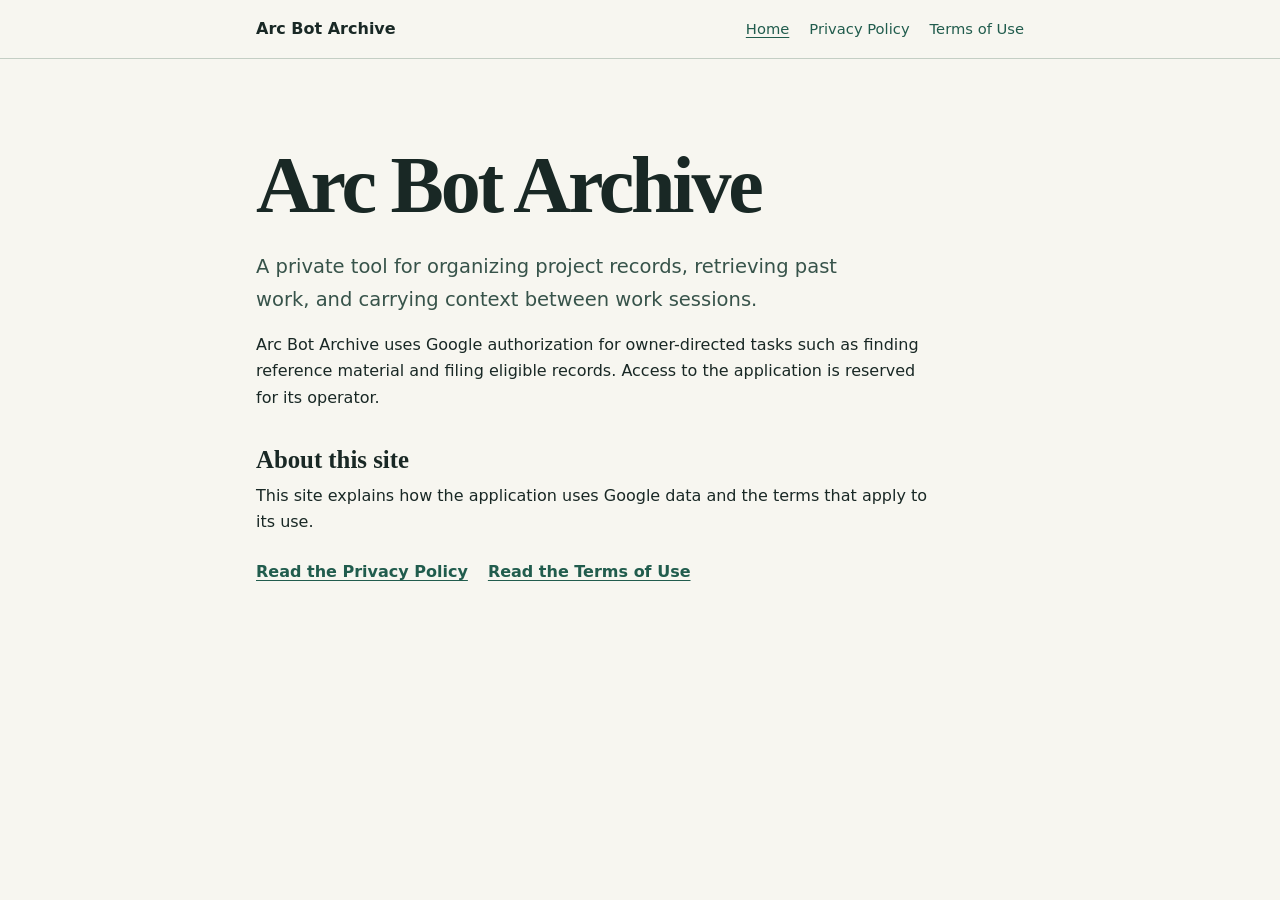
<file: index.html>
<!doctype html>
<html lang="en">
<head>
  <meta charset="utf-8">
  <meta name="viewport" content="width=device-width, initial-scale=1">
  <meta name="referrer" content="no-referrer">
  <title>Arc Bot Archive</title>
  <link rel="stylesheet" href="style.css">
</head>
<body>
  <a class="skip" href="#main">Skip to content</a>
  <header>
    <div class="bar">
      <a class="brand" href="index.html">Arc Bot Archive</a>
      <nav aria-label="Site navigation">
      <a href="index.html" aria-current="page">Home</a>
      <a href="privacy.html">Privacy Policy</a>
      <a href="terms.html">Terms of Use</a>
      </nav>
    </div>
  </header>
  <main id="main">
    <h1>Arc Bot Archive</h1>
    <p class="lead">A private tool for organizing project records, retrieving past work, and carrying context between work sessions.</p>
    <p>Arc Bot Archive uses Google authorization for owner-directed tasks such as finding reference material and filing eligible records. Access to the application is reserved for its operator.</p>
    <h2>About this site</h2>
    <p>This site explains how the application uses Google data and the terms that apply to its use.</p>
    <div class="links"><a href="privacy.html">Read the Privacy Policy</a><a href="terms.html">Read the Terms of Use</a></div>
  </main>
</body>
</html>
</file>
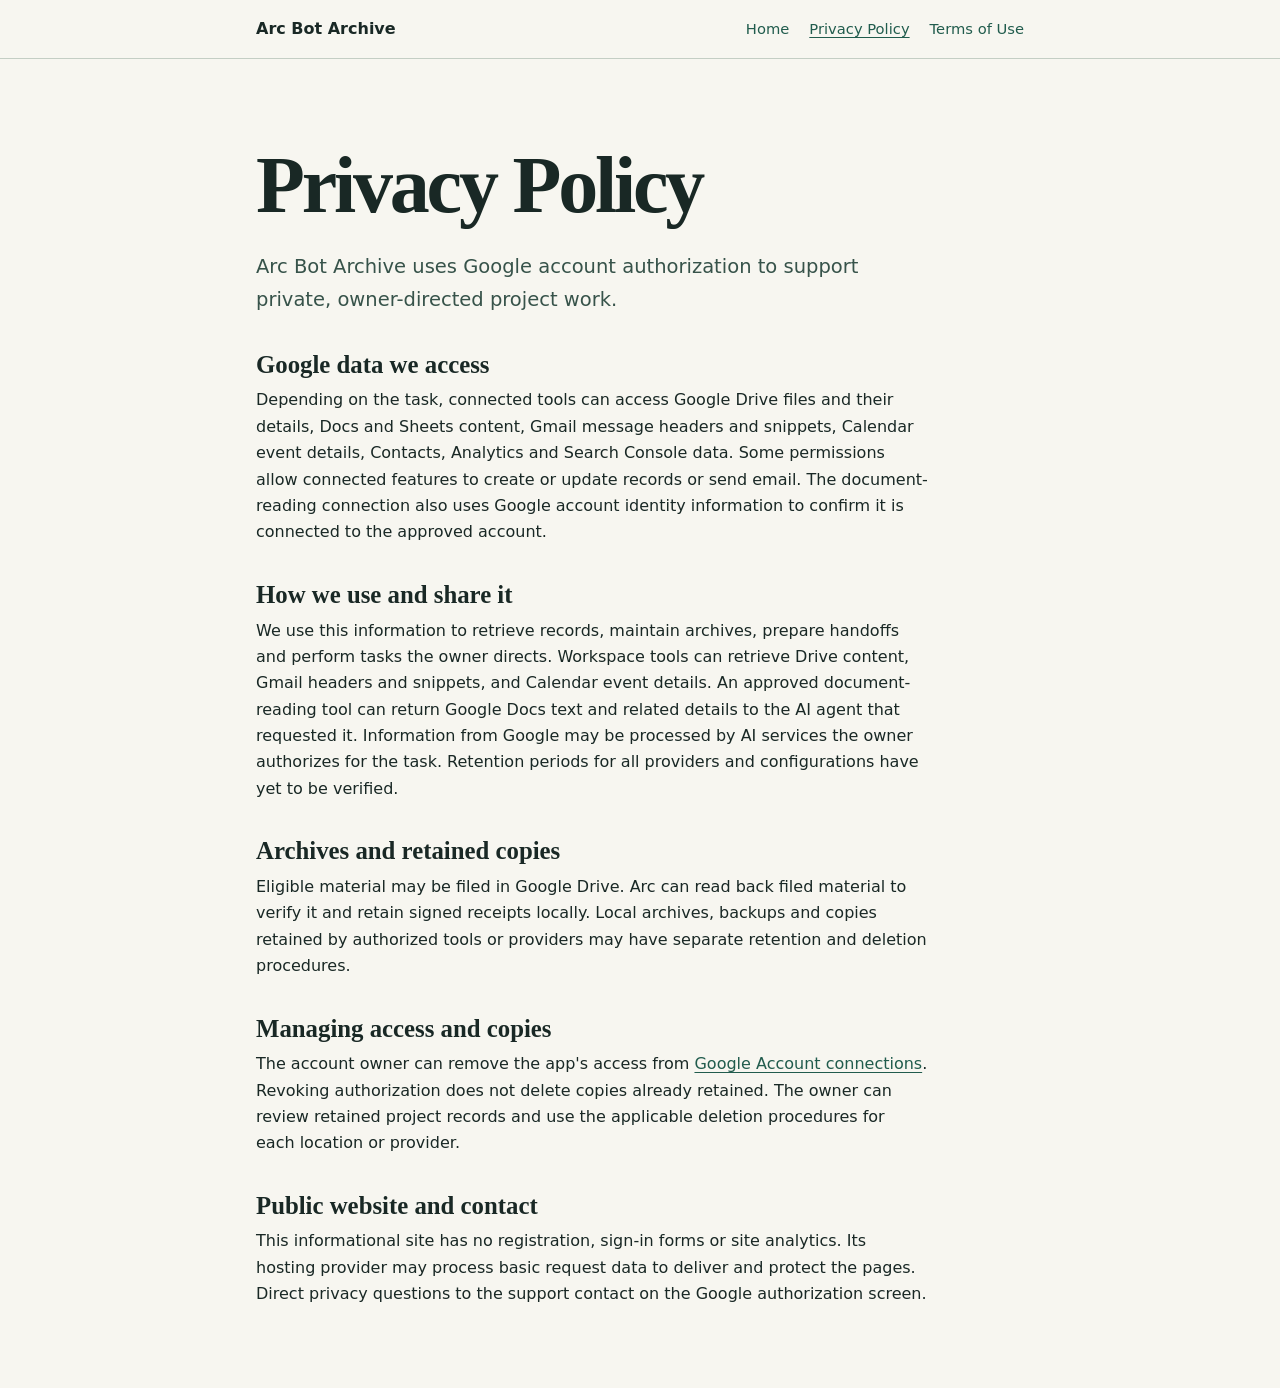
<file: privacy.html>
<!doctype html>
<html lang="en">
<head>
  <meta charset="utf-8">
  <meta name="viewport" content="width=device-width, initial-scale=1">
  <meta name="referrer" content="no-referrer">
  <title>Privacy Policy | Arc Bot Archive</title>
  <link rel="stylesheet" href="style.css">
</head>
<body>
  <a class="skip" href="#main">Skip to content</a>
  <header>
    <div class="bar">
      <a class="brand" href="index.html">Arc Bot Archive</a>
      <nav aria-label="Site navigation">
      <a href="index.html">Home</a>
      <a href="privacy.html" aria-current="page">Privacy Policy</a>
      <a href="terms.html">Terms of Use</a>
      </nav>
    </div>
  </header>
  <main id="main">
    <h1>Privacy Policy</h1>
    <p class="lead">Arc Bot Archive uses Google account authorization to support private, owner-directed project work.</p>
    <h2>Google data we access</h2>
    <p>Depending on the task, connected tools can access Google Drive files and their details, Docs and Sheets content, Gmail message headers and snippets, Calendar event details, Contacts, Analytics and Search Console data. Some permissions allow connected features to create or update records or send email. The document-reading connection also uses Google account identity information to confirm it is connected to the approved account.</p>
    <h2>How we use and share it</h2>
    <p>We use this information to retrieve records, maintain archives, prepare handoffs and perform tasks the owner directs. Workspace tools can retrieve Drive content, Gmail headers and snippets, and Calendar event details. An approved document-reading tool can return Google Docs text and related details to the AI agent that requested it. Information from Google may be processed by AI services the owner authorizes for the task. Retention periods for all providers and configurations have yet to be verified.</p>
    <h2>Archives and retained copies</h2>
    <p>Eligible material may be filed in Google Drive. Arc can read back filed material to verify it and retain signed receipts locally. Local archives, backups and copies retained by authorized tools or providers may have separate retention and deletion procedures.</p>
    <h2>Managing access and copies</h2>
    <p>The account owner can remove the app's access from <a href="https://myaccount.google.com/connections" rel="noreferrer">Google Account connections</a>. Revoking authorization does not delete copies already retained. The owner can review retained project records and use the applicable deletion procedures for each location or provider.</p>
    <h2>Public website and contact</h2>
    <p>This informational site has no registration, sign-in forms or site analytics. Its hosting provider may process basic request data to deliver and protect the pages. Direct privacy questions to the support contact on the Google authorization screen.</p>
  </main>
</body>
</html>
</file>
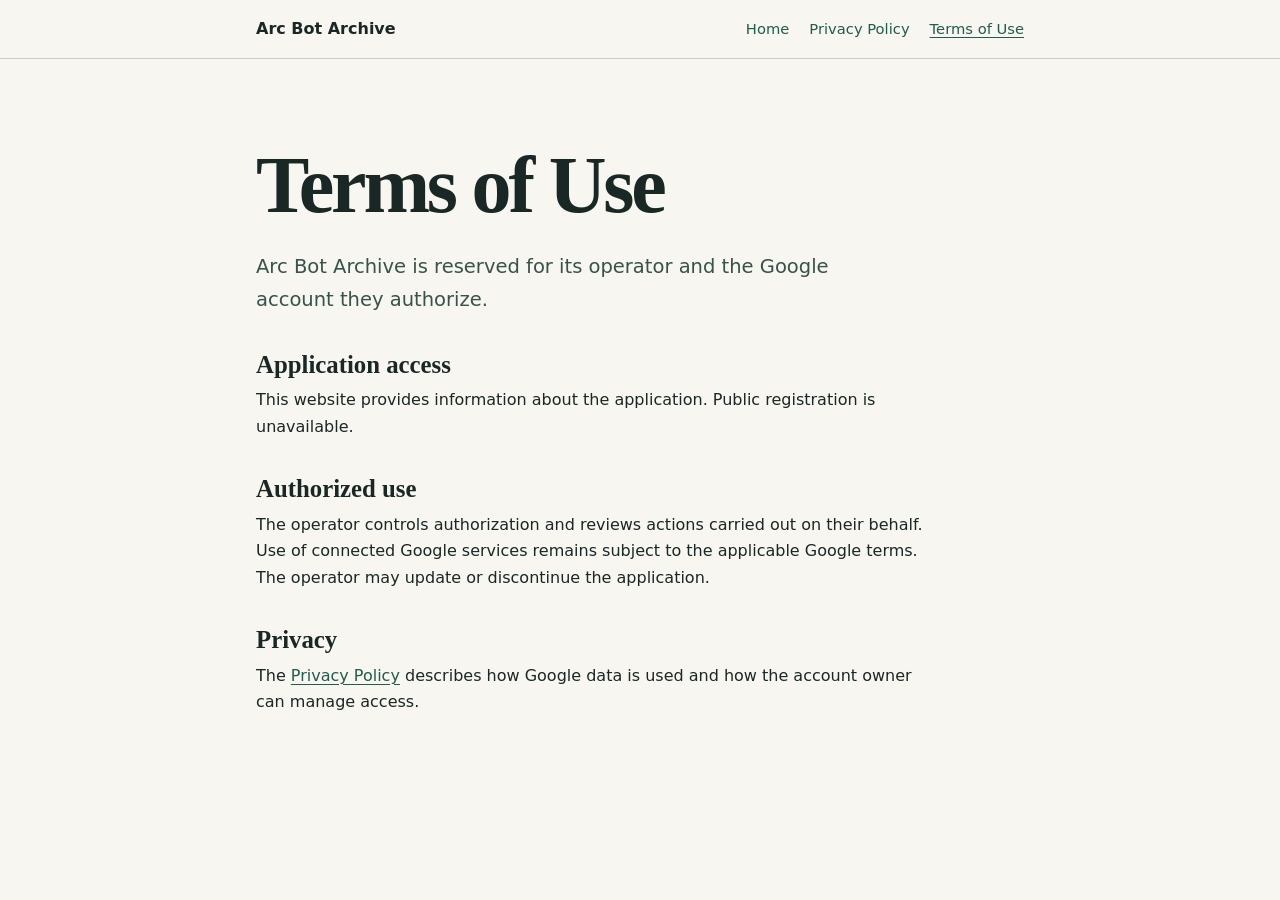
<file: terms.html>
<!doctype html>
<html lang="en">
<head>
  <meta charset="utf-8">
  <meta name="viewport" content="width=device-width, initial-scale=1">
  <meta name="referrer" content="no-referrer">
  <title>Terms of Use | Arc Bot Archive</title>
  <link rel="stylesheet" href="style.css">
</head>
<body>
  <a class="skip" href="#main">Skip to content</a>
  <header>
    <div class="bar">
      <a class="brand" href="index.html">Arc Bot Archive</a>
      <nav aria-label="Site navigation">
      <a href="index.html">Home</a>
      <a href="privacy.html">Privacy Policy</a>
      <a href="terms.html" aria-current="page">Terms of Use</a>
      </nav>
    </div>
  </header>
  <main id="main">
    <h1>Terms of Use</h1>
    <p class="lead">Arc Bot Archive is reserved for its operator and the Google account they authorize.</p>
    <h2>Application access</h2>
    <p>This website provides information about the application. Public registration is unavailable.</p>
    <h2>Authorized use</h2>
    <p>The operator controls authorization and reviews actions carried out on their behalf. Use of connected Google services remains subject to the applicable Google terms. The operator may update or discontinue the application.</p>
    <h2>Privacy</h2>
    <p>The <a href="privacy.html">Privacy Policy</a> describes how Google data is used and how the account owner can manage access.</p>
  </main>
</body>
</html>
</file>
<file: style.css>
:root {
  color-scheme: light;
  color: #192825;
  background: #f7f6f0;
  font: 100%/1.65 system-ui, sans-serif;
}
* { box-sizing: border-box; }
body { margin: 0; }
a { color: #215c4d; text-underline-offset: .2em; }
a:focus-visible { outline: 2px solid #215c4d; outline-offset: 4px; }
header { border-bottom: 1px solid #c4cec4; }
.bar, main { margin-inline: auto; width: min(88%, 48rem); }
.bar { display: flex; flex-wrap: wrap; align-items: baseline; justify-content: space-between; gap: .5rem 1.5rem; padding-block: 1rem; }
.brand { font-weight: 750; text-decoration: none; color: inherit; }
nav, .links { display: flex; flex-wrap: wrap; gap: .55rem 1.25rem; }
nav { font-size: .92rem; }
nav a { text-decoration: none; }
nav a[aria-current], nav a:hover { text-decoration: underline; }
main { padding-block: clamp(2.5rem, 9vw, 5rem) 4rem; }
h1, h2 { line-height: 1.15; font-family: Georgia, serif; }
h1 { font-size: clamp(2.7rem, 8vw, 5rem); margin: 0 0 1.25rem; letter-spacing: -.04em; }
h2 { margin: 2.2rem 0 .5rem; font-size: 1.55rem; }
p { margin: 0 0 1rem; max-width: 66ch; }
.lead { font-size: 1.22rem; color: #37534a; max-width: 51ch; }
.links { margin-top: 1.5rem; font-weight: 650; }
.skip { position: absolute; inset: .5rem auto auto .5rem; padding: .4rem .65rem; background: #fff; transform: translateY(-200%); }
.skip:focus { transform: none; }
</file>
